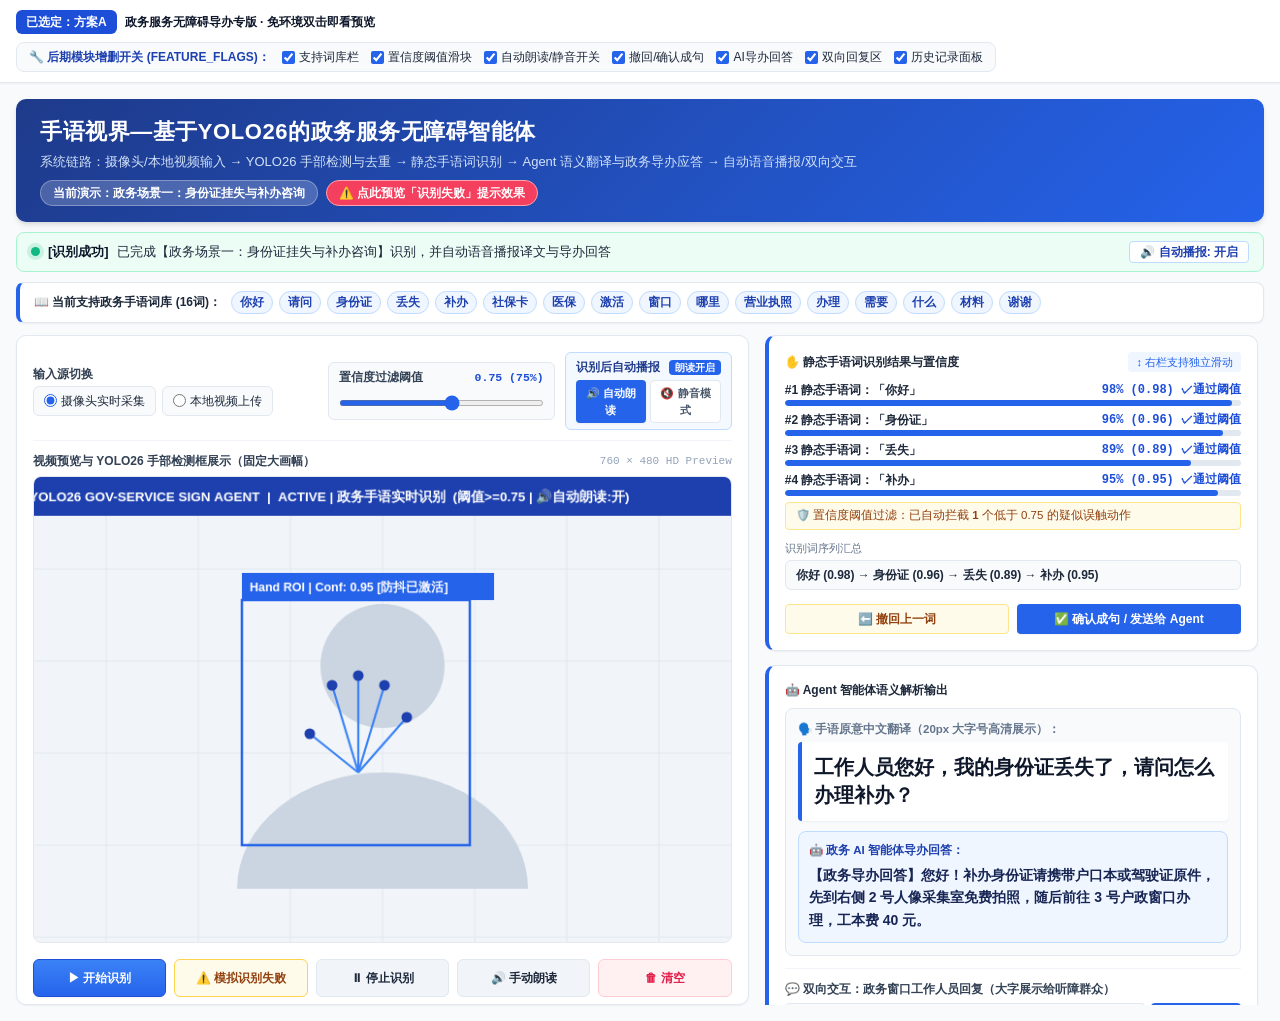
<file: 手语识别系统/demo.html>
<!DOCTYPE html>
<html lang="zh-CN">
<head>
    <meta charset="UTF-8">
    <meta name="viewport" content="width=device-width, initial-scale=1.0">
    <title>手语视界—基于YOLO26的政务服务无障碍智能体</title>
    <!-- Tailwind 已本地化（原为 https://cdn.tailwindcss.com）。
         05 文档红线：不许有联网才能启动的页面，决赛现场网络不可控。
         本文件是官方 Play CDN 构建产物，运行时不发任何网络请求，断网可用。 -->
    <script src="./tailwind.js"></script>
    <style>
        body {
            font-family: -apple-system, BlinkMacSystemFont, "PingFang SC", "Microsoft YaHei", sans-serif;
            background-color: #F8FAFC;
            margin: 0;
            padding: 0;
        }
        .split-layout-a {
            display: grid;
            grid-template-columns: minmax(480px, 60%) minmax(340px, 40%);
            gap: 16px;
            align-items: start;
        }
        .left-video-pane-a {
            height: 670px;
            display: flex;
            flex-direction: column;
            justify-content: space-between;
        }
        .right-scroll-pane-a {
            height: 670px;
            overflow-y: auto;
            padding-right: 6px;
        }
        .right-scroll-pane-a::-webkit-scrollbar { width: 6px; }
        .right-scroll-pane-a::-webkit-scrollbar-track { background: #F1F5F9; border-radius: 999px; }
        .right-scroll-pane-a::-webkit-scrollbar-thumb { background: #CBD5E1; border-radius: 999px; }
        .gr-btn-primary-a {
            background: linear-gradient(180deg, #3B82F6 0%, #2563EB 100%);
            color: #FFFFFF;
            border: 1px solid #1D4ED8;
        }
        .gr-btn-primary-a:hover { background: #1D4ED8; }
    </style>
</head>
<body class="min-h-screen bg-[#F8FAFC] text-slate-800">
    <header class="sticky top-0 z-50 bg-white/95 backdrop-blur border-b border-slate-200 px-4 py-2.5 shadow-sm">
        <div class="max-w-[1400px] mx-auto flex flex-wrap items-center justify-between gap-2">
            <div class="flex items-center gap-2">
                <span class="px-2.5 py-1 rounded-md bg-blue-700 text-white text-xs font-bold">已选定：方案A</span>
                <span class="text-xs font-bold text-slate-900">政务服务无障碍导办专版 · 免环境双击即看预览</span>
            </div>
            <div class="flex flex-wrap items-center gap-3 bg-slate-50 px-3 py-1.5 rounded-lg border border-slate-200 text-xs">
                <span class="font-bold text-blue-800">🔧 后期模块增删开关 (FEATURE_FLAGS)：</span>
                <label class="inline-flex items-center gap-1 cursor-pointer">
                    <input type="checkbox" checked onchange="toggleFeature('mod-vocab', this.checked)" class="accent-blue-600">
                    <span>支持词库栏</span>
                </label>
                <label class="inline-flex items-center gap-1 cursor-pointer">
                    <input type="checkbox" checked onchange="toggleFeature('mod-slider', this.checked)" class="accent-blue-600">
                    <span>置信度阈值滑块</span>
                </label>
                <label class="inline-flex items-center gap-1 cursor-pointer">
                    <input type="checkbox" checked onchange="toggleFeature('mod-autotts', this.checked)" class="accent-blue-600">
                    <span>自动朗读/静音开关</span>
                </label>
                <label class="inline-flex items-center gap-1 cursor-pointer">
                    <input type="checkbox" checked onchange="toggleFeature('mod-edit-btns', this.checked)" class="accent-blue-600">
                    <span>撤回/确认成句</span>
                </label>
                <label class="inline-flex items-center gap-1 cursor-pointer">
                    <input type="checkbox" checked onchange="toggleAiReply(this.checked)" class="accent-blue-600">
                    <span>AI导办回答</span>
                </label>
                <label class="inline-flex items-center gap-1 cursor-pointer">
                    <input type="checkbox" checked onchange="toggleFeature('mod-twoway', this.checked)" class="accent-blue-600">
                    <span>双向回复区</span>
                </label>
                <label class="inline-flex items-center gap-1 cursor-pointer">
                    <input type="checkbox" checked onchange="toggleFeature('mod-history', this.checked)" class="accent-blue-600">
                    <span>历史记录面板</span>
                </label>
            </div>
        </div>
    </header>

    <main class="max-w-[1400px] mx-auto px-4 py-4">
        <div class="rounded-[10px] px-6 py-4 text-white mb-2.5 shadow-md flex flex-wrap items-center justify-between gap-2"
             style="background: linear-gradient(135deg, #1E3A8A 0%, #2563EB 100%);">
            <div>
                <h1 class="text-[22px] font-bold tracking-wide m-0 mb-1 text-white">
                    手语视界—基于YOLO26的政务服务无障碍智能体
                </h1>
                <p class="text-[13px] text-[#DBEAFE] m-0 opacity-95">
                    系统链路：摄像头/本地视频输入 → YOLO26 手部检测与去重 → 静态手语词识别 → Agent 语义翻译与政务导办应答 → 自动语音播报/双向交互
                </p>
            </div>
            <div class="flex items-center gap-2">
                <span id="scene-badge" class="text-xs bg-white/20 px-3 py-1 rounded-full font-semibold border border-white/30">
                    当前演示：政务场景一（身份证补办）
                </span>
                <button onclick="simulateFailure()" class="text-xs bg-rose-500 hover:bg-rose-600 text-white px-3 py-1 rounded-full font-bold border border-rose-300 shadow-sm transition cursor-pointer">
                    ⚠️ 点此预览「识别失败」提示效果
                </button>
            </div>
        </div>

        <div id="status-bar-A" class="mb-2.5"></div>

        <div id="mod-vocab" class="bg-white border border-slate-200 border-l-4 border-l-blue-600 rounded-lg px-3.5 py-2 mb-3 flex flex-wrap items-center gap-1.5 shadow-sm">
            <span class="text-xs font-bold text-slate-800 mr-1">📖 当前支持政务手语词库 (16词)：</span>
            <span id="vocab-badges" class="flex flex-wrap gap-1.5"></span>
        </div>

        <div class="split-layout-a">
            <div class="left-video-pane-a bg-white border border-[#E2E8F0] rounded-[10px] p-4 shadow-sm">
                <div class="flex-1 flex flex-col">
                    <div class="grid grid-cols-12 gap-2.5 mb-3 pb-2.5 border-b border-slate-100 items-center">
                        <div class="col-span-5">
                            <div class="text-xs font-bold text-slate-700 mb-1">输入源切换</div>
                            <div class="flex flex-wrap gap-1.5">
                                <label class="inline-flex items-center gap-1 text-xs font-medium text-slate-800 bg-slate-50 px-2.5 py-1.5 rounded-md border border-slate-200 cursor-pointer">
                                    <input type="radio" name="source-A" value="cam" checked onchange="switchSource('cam')" class="accent-blue-600">
                                    <span>摄像头实时采集</span>
                                </label>
                                <label class="inline-flex items-center gap-1 text-xs font-medium text-slate-800 bg-slate-50 px-2.5 py-1.5 rounded-md border border-slate-200 cursor-pointer">
                                    <input type="radio" name="source-A" value="file" onchange="switchSource('file')" class="accent-blue-600">
                                    <span>本地视频上传</span>
                                </label>
                            </div>
                        </div>

                        <div id="mod-slider" class="col-span-4 bg-slate-50 px-2.5 py-1.5 rounded-md border border-slate-200">
                            <div class="flex justify-between text-[11.5px] font-bold text-slate-700 mb-0.5">
                                <span>置信度过滤阈值</span>
                                <span id="thresh-val-label" class="text-blue-700 font-mono">0.75 (75%)</span>
                            </div>
                            <input id="conf-slider" type="range" min="0.50" max="0.95" step="0.05" value="0.75"
                                   oninput="onThresholdChange(this.value)" class="w-full accent-blue-600 cursor-pointer h-1.5">
                        </div>

                        <div id="mod-autotts" class="col-span-3 bg-blue-50/70 px-2.5 py-1.5 rounded-md border border-blue-200">
                            <div class="text-[11.5px] font-bold text-blue-900 mb-1 flex items-center justify-between">
                                <span>识别后自动播报</span>
                                <span id="tts-mode-tag" class="text-[10px] bg-blue-600 text-white px-1.5 py-0.2 rounded">朗读开启</span>
                            </div>
                            <div class="grid grid-cols-2 gap-1">
                                <button id="btn-mode-speak" onclick="setAutoTtsMode(true)"
                                        class="py-1 px-1.5 rounded text-[11px] font-bold bg-blue-600 text-white shadow-sm transition">
                                    🔊 自动朗读
                                </button>
                                <button id="btn-mode-mute" onclick="setAutoTtsMode(false)"
                                        class="py-1 px-1.5 rounded text-[11px] font-semibold bg-white text-slate-600 border border-slate-200 hover:bg-slate-100 transition">
                                    🔇 静音模式
                                </button>
                            </div>
                        </div>
                    </div>

                    <div id="upload-drawer-A" class="hidden mb-2.5 p-2 bg-slate-50 rounded-md border border-dashed border-slate-300 text-center">
                        <span class="text-xs text-slate-600 mr-2">上传本地手语视频 (MP4/AVI)：</span>
                        <input type="file" accept="video/*" class="text-xs text-slate-600">
                    </div>

                    <div class="flex-1 flex flex-col mb-3">
                        <div class="flex items-center justify-between mb-1.5">
                            <span class="text-xs font-semibold text-slate-700">视频预览与 YOLO26 手部检测框展示（固定大画幅）</span>
                            <span class="text-[11px] text-slate-400 font-mono">760 × 480 HD Preview</span>
                        </div>
                        <div class="flex-1 w-full rounded-[8px] overflow-hidden border border-slate-200 bg-[#F1F5F9] flex items-center justify-center">
                            <canvas id="canvas-A" width="760" height="480" class="w-full h-[465px] object-cover block"></canvas>
                        </div>
                    </div>
                </div>

                <div class="grid grid-cols-5 gap-2 pt-1">
                    <button onclick="start()" class="gr-btn-primary-a py-2.5 px-2 rounded-[6px] text-xs font-bold transition shadow-sm">
                        ▶ 开始识别
                    </button>
                    <button onclick="simulateFailure()" class="bg-amber-50 hover:bg-amber-100 text-amber-800 border border-amber-300 py-2.5 px-2 rounded-[6px] text-xs font-bold transition">
                        ⚠️ 模拟识别失败
                    </button>
                    <button onclick="stop()" class="bg-slate-100 hover:bg-slate-200 text-slate-800 border border-slate-200 py-2.5 px-2 rounded-[6px] text-xs font-semibold transition">
                        ⏸ 停止识别
                    </button>
                    <button onclick="tts(false)" class="bg-slate-100 hover:bg-slate-200 text-slate-800 border border-slate-200 py-2.5 px-2 rounded-[6px] text-xs font-semibold transition">
                        🔊 手动朗读
                    </button>
                    <button onclick="clearAll()" class="bg-rose-50 hover:bg-rose-100 text-rose-600 border border-rose-200 py-2.5 px-2 rounded-[6px] text-xs font-semibold transition">
                        🗑 清空
                    </button>
                </div>
            </div>

            <div class="right-scroll-pane-a space-y-3.5">
                <div class="bg-white border border-[#E2E8F0] border-l-[4px] border-l-[#2563EB] rounded-[10px] p-4 shadow-sm">
                    <div class="flex items-center justify-between mb-2.5">
                        <h4 class="text-xs font-bold text-slate-800 m-0">✋ 静态手语词识别结果与置信度</h4>
                        <span class="text-[11px] text-blue-600 bg-blue-50 px-2 py-0.5 rounded font-medium">↕ 右栏支持独立滑动</span>
                    </div>
                    <div id="conf-bars-A" class="mb-2.5"></div>
                    <div class="mb-2.5">
                        <div class="text-[11px] text-slate-500 mb-1">识别词序列汇总</div>
                        <input id="word-seq-A" type="text" readonly placeholder="等待输出静态手语词汇序列..."
                               class="w-full rounded-md border border-slate-200 bg-slate-50 px-2.5 py-1.5 text-xs font-semibold text-slate-800 focus:outline-none">
                    </div>
                    <div id="mod-edit-btns" class="grid grid-cols-2 gap-2 pt-1">
                        <button onclick="undoLastWord()" class="bg-amber-50 hover:bg-amber-100 text-amber-800 border border-amber-200 py-1.5 px-2.5 rounded text-xs font-semibold transition">
                            ⬅️ 撤回上一词
                        </button>
                        <button onclick="confirmSentence()" class="bg-blue-600 hover:bg-blue-700 text-white py-1.5 px-2.5 rounded text-xs font-bold transition shadow-sm">
                            ✅ 确认成句 / 发送给 Agent
                        </button>
                    </div>
                </div>

                <div class="bg-white border border-[#E2E8F0] border-l-[4px] border-l-[#2563EB] rounded-[10px] p-4 shadow-sm">
                    <h4 class="text-xs font-bold text-slate-800 m-0 mb-2.5">🤖 Agent 智能体语义解析输出</h4>
                    <div id="large-agent-card"></div>

                    <div id="mod-twoway" class="mt-3 pt-3 border-t border-slate-100">
                        <div class="text-xs font-bold text-slate-700 mb-1.5">💬 双向交互：政务窗口工作人员回复（大字展示给听障群众）</div>
                        <div class="flex gap-1.5 mb-2">
                            <input id="staff-input" type="text" placeholder="输入窗口回复，或点击下方快捷回复..."
                                   class="flex-1 rounded border border-slate-200 bg-slate-50 px-2.5 py-1.5 text-xs text-slate-800 focus:outline-none">
                            <button onclick="sendStaffReply()" class="bg-blue-600 hover:bg-blue-700 text-white px-3 py-1.5 rounded text-xs font-bold transition">
                                📤 发送回复
                            </button>
                        </div>
                        <div class="flex flex-wrap gap-1.5">
                            <button onclick="quickReply('请出示您的身份证或户口本原件，谢谢！')" class="bg-slate-100 hover:bg-slate-200 text-slate-700 px-2.5 py-1 rounded text-[11px] font-medium transition">
                                快捷1：请出示身份证
                            </button>
                            <button onclick="quickReply('请先到右侧 2 号人像采集室免费拍照，随后回本窗口办理。')" class="bg-slate-100 hover:bg-slate-200 text-slate-700 px-2.5 py-1 rounded text-[11px] font-medium transition">
                                快捷2：去2号室拍照
                            </button>
                            <button onclick="quickReply('您的业务已办结，请收好身份证与受理回执单！')" class="bg-slate-100 hover:bg-slate-200 text-slate-700 px-2.5 py-1 rounded text-[11px] font-medium transition">
                                快捷3：已办结收好回执
                            </button>
                        </div>
                    </div>
                </div>

                <div id="mod-history" class="bg-white border border-[#E2E8F0] border-l-[4px] border-l-[#2563EB] rounded-[10px] p-4 shadow-sm">
                    <div class="flex items-center justify-between mb-2">
                        <h4 class="text-xs font-bold text-slate-800 m-0">📜 历史翻译记录</h4>
                        <div class="flex gap-1.5">
                            <button onclick="deleteLastHistory()" class="bg-slate-100 hover:bg-slate-200 text-slate-700 border border-slate-200 px-2 py-1 rounded text-[11px] font-semibold">
                                🗑 删除最新一条
                            </button>
                            <button onclick="clearAllHistory()" class="bg-rose-50 hover:bg-rose-100 text-rose-700 border border-rose-200 px-2 py-1 rounded text-[11px] font-semibold">
                                🧹 清空历史
                            </button>
                        </div>
                    </div>
                    <div id="history-list-A"></div>
                </div>
            </div>
        </div>
    </main>

    <script>
        const GOV_WORDS = [
            "你好", "请问", "身份证", "丢失", "补办", "社保卡", "医保", "激活",
            "窗口", "哪里", "营业执照", "办理", "需要", "什么", "材料", "谢谢"
        ];

        const MOCK_SCENES = [
            {
                scene_name: "政务场景一：身份证挂失与补办咨询",
                tokens: [
                    { word: "你好", conf: 0.98, bbox: [190, 100, 390, 330] },
                    { word: "身份证", conf: 0.96, bbox: [205, 110, 405, 340] },
                    { word: "丢失", conf: 0.89, bbox: [195, 105, 400, 335] },
                    { word: "补办", conf: 0.95, bbox: [200, 112, 415, 345] },
                    { word: "误触动作(低置信度)", conf: 0.62, bbox: [210, 115, 410, 340] }
                ],
                translation: "工作人员您好，我的身份证丢失了，请问怎么办理补办？",
                ai_answer: "【政务导办回答】您好！补办身份证请携带户口本或驾驶证原件，先到右侧 2 号人像采集室免费拍照，随后前往 3 号户政窗口办理，工本费 40 元。"
            },
            {
                scene_name: "政务场景二：社保卡激活与医保窗口问询",
                tokens: [
                    { word: "请问", conf: 0.97, bbox: [195, 105, 400, 335] },
                    { word: "社保卡", conf: 0.95, bbox: [210, 115, 410, 345] },
                    { word: "医保", conf: 0.96, bbox: [185, 100, 400, 340] },
                    { word: "窗口", conf: 0.91, bbox: [200, 110, 415, 345] },
                    { word: "哪里", conf: 0.98, bbox: [205, 105, 420, 350] }
                ],
                translation: "请问社保卡激活和医保查询业务在哪个窗口办理？",
                ai_answer: "【政务导办回答】请前往大厅东侧 B 区 6～8 号「社保医保综合窗口」，无需预约，凭身份证在自助取号机取号即可办理。"
            },
            {
                scene_name: "政务场景三：个体工商户营业执照材料咨询",
                tokens: [
                    { word: "办理", conf: 0.96, bbox: [200, 105, 410, 335] },
                    { word: "营业执照", conf: 0.94, bbox: [190, 110, 405, 345] },
                    { word: "需要", conf: 0.97, bbox: [205, 105, 420, 340] },
                    { word: "什么", conf: 0.88, bbox: [195, 110, 410, 345] },
                    { word: "材料", conf: 0.98, bbox: [185, 100, 410, 350] }
                ],
                translation: "我想办理个体工商户营业执照，请问需要准备什么材料？",
                ai_answer: "【政务导办回答】请准备：① 经营者身份证原件；② 经营场所租赁合同或产权证明。材料齐全可在 1 号商事登记窗口当场拿证。"
            }
        ];

        let sceneIdx = 0;
        let currentScene = MOCK_SCENES[0];
        let currentTokens = [];
        let confThreshold = 0.75;
        let showAiAnswer = true;
        let autoTtsEnabled = true;
        let isFailedState = false;
        let currentStaffReply = "";
        let currentTtsText = "";
        let nextRecordId = 1;
        let historyRecords = [];

        function nowTime() {
            return new Date().toTimeString().split(' ')[0];
        }

        function initVocabBar() {
            const box = document.getElementById('vocab-badges');
            box.innerHTML = GOV_WORDS.map(w =>
                `<span class="bg-blue-50 text-blue-800 border border-blue-200 px-2 py-0.5 rounded-full text-[11.5px] font-semibold">${w}</span>`
            ).join('');
        }

        function setAutoTtsMode(enabled) {
            autoTtsEnabled = enabled;
            const btnSpeak = document.getElementById('btn-mode-speak');
            const btnMute = document.getElementById('btn-mode-mute');
            const modeTag = document.getElementById('tts-mode-tag');

            if (enabled) {
                btnSpeak.className = "py-1 px-1.5 rounded text-[11px] font-bold bg-blue-600 text-white shadow-sm transition";
                btnMute.className = "py-1 px-1.5 rounded text-[11px] font-semibold bg-white text-slate-600 border border-slate-200 hover:bg-slate-100 transition";
                modeTag.textContent = "朗读开启";
                modeTag.className = "text-[10px] bg-blue-600 text-white px-1.5 py-0.2 rounded";
                renderStatusA("idle", "已开启【🔊 自动语音播报】：每次手语识别或确认成句后将自动朗读中文译文");
            } else {
                if ('speechSynthesis' in window) window.speechSynthesis.cancel();
                btnMute.className = "py-1 px-1.5 rounded text-[11px] font-bold bg-slate-700 text-white shadow-sm transition";
                btnSpeak.className = "py-1 px-1.5 rounded text-[11px] font-semibold bg-white text-slate-600 border border-slate-200 hover:bg-slate-100 transition";
                modeTag.textContent = "已静音";
                modeTag.className = "text-[10px] bg-slate-500 text-white px-1.5 py-0.2 rounded";
                renderStatusA("paused", "已切换至【🔇 静音模式】：识别完成后仅展示大字翻译，不自动发声播报");
            }
        }

        function drawFrameA(modeText = "摄像头实时采集待命", state = "standby", tokenInfo = null) {
            const canvas = document.getElementById('canvas-A');
            const ctx = canvas.getContext('2d');
            const w = canvas.width, h = canvas.height;

            ctx.fillStyle = "rgb(241, 245, 249)";
            ctx.fillRect(0, 0, w, h);
            ctx.strokeStyle = "rgb(226, 232, 240)";
            ctx.lineWidth = 1;
            for (let x = 0; x < w; x += 95) { ctx.beginPath(); ctx.moveTo(x, 0); ctx.lineTo(x, h); ctx.stroke(); }
            for (let y = 0; y < h; y += 95) { ctx.beginPath(); ctx.moveTo(0, y); ctx.lineTo(w, y); ctx.stroke(); }

            ctx.fillStyle = "rgb(203, 213, 225)";
            ctx.beginPath(); ctx.arc(380, 195, 64, 0, Math.PI * 2); ctx.fill();
            ctx.beginPath(); ctx.ellipse(380, 425, 150, 120, 0, Math.PI, Math.PI * 2); ctx.fill();

            ctx.fillStyle = state === "failed" ? "rgb(190, 18, 60)" : "rgb(30, 64, 175)";
            ctx.fillRect(0, 0, w, 40);
            ctx.fillStyle = "#FFFFFF";
            ctx.font = "600 13.5px sans-serif";
            const ttsLabel = autoTtsEnabled ? "🔊自动朗读:开" : "🔇静音模式";
            ctx.fillText(`YOLO26 GOV-SERVICE SIGN AGENT  |  ${modeText}  (阈值>=${confThreshold.toFixed(2)} | ${ttsLabel})`, 16, 25);

            if (state === "active" && tokenInfo) {
                const [x1, y1, x2, y2] = tokenInfo.bbox;
                const sx1 = x1 + 35, sy1 = y1 + 15, sx2 = x2 + 55, sy2 = y2 + 35;
                ctx.strokeStyle = "rgb(37, 99, 235)";
                ctx.lineWidth = 2.5;
                ctx.strokeRect(sx1, sy1, sx2 - sx1, sy2 - sy1);

                ctx.fillStyle = "rgb(37, 99, 235)";
                ctx.fillRect(sx1, sy1 - 28, 260, 28);
                ctx.fillStyle = "#FFFFFF";
                ctx.font = "bold 12.5px sans-serif";
                ctx.fillText(`Hand ROI | Conf: ${tokenInfo.conf.toFixed(2)} [防抖已激活]`, sx1 + 8, sy1 - 9);

                const pts = [[305, 265], [328, 215], [355, 205], [382, 215], [405, 248], [355, 305]];
                ctx.strokeStyle = "rgb(59, 130, 246)";
                ctx.lineWidth = 2.2;
                for (let i = 0; i < pts.length - 1; i++) {
                    ctx.beginPath(); ctx.moveTo(pts[i][0], pts[i][1]); ctx.lineTo(pts[5][0], pts[5][1]); ctx.stroke();
                    ctx.fillStyle = "rgb(30, 64, 175)";
                    ctx.beginPath(); ctx.arc(pts[i][0], pts[i][1], 5.5, 0, Math.PI * 2); ctx.fill();
                }
            } else if (state === "failed") {
                const sx1 = 225, sy1 = 125, sx2 = 515, sy2 = 365;
                ctx.setLineDash([8, 6]);
                ctx.strokeStyle = "rgb(225, 29, 72)";
                ctx.lineWidth = 3;
                ctx.strokeRect(sx1, sy1, sx2 - sx1, sy2 - sy1);
                ctx.setLineDash([]);

                ctx.fillStyle = "rgb(225, 29, 72)";
                ctx.fillRect(sx1, sy1 - 30, 325, 30);
                ctx.fillStyle = "#FFFFFF";
                ctx.font = "bold 12.5px sans-serif";
                ctx.fillText(`⚠️ 识别失败 | 最高置信度 0.41 < 阈值 ${confThreshold.toFixed(2)}`, sx1 + 10, sy1 - 10);

                ctx.fillStyle = "rgba(255, 241, 242, 0.94)";
                ctx.fillRect(135, 395, 490, 52);
                ctx.strokeStyle = "rgb(251, 113, 133)";
                ctx.lineWidth = 1.5;
                ctx.strokeRect(135, 395, 490, 52);
                ctx.fillStyle = "rgb(159, 18, 57)";
                ctx.font = "bold 13.5px sans-serif";
                ctx.fillText("❌ 未能识别有效手语动作：手部偏离采集区或动作模糊，请重新比划", 155, 426);
            } else {
                ctx.fillStyle = "rgb(100, 116, 139)";
                ctx.font = "15px sans-serif";
                ctx.fillText("待命状态：点击下方 [▶ 开始识别] 启动政务手语导办演示", 180, 255);
            }
        }

        function renderStatusA(state = "idle", message = "系统空闲") {
            const palette = {
                idle: ["#64748B", "#F1F5F9", "#E2E8F0", "待命状态"],
                running: ["#10B981", "#ECFDF5", "#A7F3D0", "识别成功"],
                paused: ["#F59E0B", "#FFFBEB", "#FDE68A", "已暂停"],
                tts: ["#2563EB", "#EFF6FF", "#BFDBFE", "语音朗读中"],
                error: ["#E11D48", "#FFF1F2", "#FECDD3", "识别失败提示"]
            };
            const [dot, bg, border, label] = palette[state] || palette.idle;
            const ttsStatusText = autoTtsEnabled ? "🔊 自动播报: 开启" : "🔇 自动播报: 静音";
            document.getElementById('status-bar-A').innerHTML = `
                <div style="display:flex;align-items:center;justify-content:space-between;background:${bg};
                            border:1px solid ${border};border-radius:8px;padding:8px 14px;font-size:13px;color:#1E293B;">
                    <div style="display:flex;align-items:center;gap:8px;">
                        <span style="display:inline-block;width:9px;height:9px;border-radius:50%;background:${dot};box-shadow:0 0 0 4px ${dot}28;"></span>
                        <strong style="color:${state === 'error' ? '#9F1239' : '#0F172A'};">[${label}]</strong>
                        <span style="color:${state === 'error' ? '#BE123C' : '#1E293B'};font-weight:${state === 'error' ? '600' : '400'};">${message}</span>
                    </div>
                    <span class="text-xs font-semibold text-blue-800 bg-white px-2.5 py-0.5 rounded border border-blue-200">
                        ${ttsStatusText}
                    </span>
                </div>
            `;
        }

        function renderConfBars(tokens, filteredCount = 0, failedReason = "") {
            const el = document.getElementById('conf-bars-A');
            if (failedReason) {
                el.innerHTML = `
                    <div class="p-3 bg-rose-50 border border-rose-200 rounded-lg text-xs text-rose-900 space-y-1.5">
                        <div class="font-bold text-rose-700 text-[13px] flex items-center gap-1.5">
                            <span>⚠️ 手语词识别失败（有效检出词数：0）</span>
                        </div>
                        <p class="text-rose-800 leading-relaxed m-0">${failedReason}</p>
                        <div class="text-[11px] text-rose-600 bg-white/80 px-2.5 py-1 rounded border border-rose-100">
                            💡 建议操作：① 请正对摄像头并将双手保持在画面中央；② 适当调低左侧「置信度过滤阈值」滑块；③ 点击【▶ 开始识别】重试。
                        </div>
                    </div>
                `;
                return;
            }
            if (!tokens || tokens.length === 0) {
                el.innerHTML = `<div class="p-3 text-center text-slate-400 text-xs bg-slate-50 rounded border border-dashed border-slate-200">等待开始识别后展示政务手语词及分类置信度...</div>`;
                return;
            }
            let html = tokens.map((item, idx) => `
                <div class="mb-1.5">
                    <div class="flex justify-between text-xs mb-0.5">
                        <span class="font-bold text-slate-800">#${idx + 1} 静态手语词：「${item.word}」</span>
                        <span class="font-mono font-semibold text-blue-700">${Math.round(item.conf * 100)}% (${item.conf.toFixed(2)}) ✓通过阈值</span>
                    </div>
                    <div class="w-full h-1.5 bg-slate-200 rounded-full overflow-hidden">
                        <div style="width:${Math.round(item.conf * 100)}%" class="h-full bg-blue-600 rounded-full"></div>
                    </div>
                </div>
            `).join('');

            if (filteredCount > 0) {
                html += `
                    <div class="text-[11.5px] text-amber-800 bg-amber-50 border border-amber-200 px-2.5 py-1 rounded mt-1.5">
                        🛡️ 置信度阈值过滤：已自动拦截 <strong>${filteredCount}</strong> 个低于 ${confThreshold.toFixed(2)} 的疑似误触动作
                    </div>
                `;
            }
            el.innerHTML = html;
        }

        function renderLargeTranslation(translation, aiAnswer, staffReply = "", isFailed = false) {
            const el = document.getElementById('large-agent-card');
            if (isFailed) {
                el.innerHTML = `
                    <div class="bg-rose-50/70 border border-rose-200 rounded-lg p-3.5">
                        <div class="text-xs font-bold text-rose-700 mb-1.5">
                            ⚠️ 识别未成功 · 温馨提示（大字展示给听障办事群众）：
                        </div>
                        <div class="text-[19px] font-extrabold text-rose-900 bg-white p-3 rounded border-l-4 border-l-rose-600 shadow-sm leading-snug">
                            抱歉，刚才未能看清您的手语动作。请您将双手放在画面框内、放慢动作重新比划一次，好吗？
                        </div>
                        <div class="mt-2 text-xs text-rose-800 bg-rose-100/70 px-3 py-1.5 rounded font-medium">
                            🤖 政务导办辅助建议：若多次识别失败，您也可以直接指认顶部「16个政务高频词库」或通过下方窗口文字屏直接沟通。
                        </div>
                    </div>
                `;
                return;
            }
            if (!translation) {
                el.innerHTML = `<div class="p-4 text-center text-slate-400 text-xs bg-slate-50 rounded border border-dashed border-slate-200">等待 Agent 智能体输出大字号中文译文与政务导办回答...</div>`;
                return;
            }
            const aiHtml = (showAiAnswer && aiAnswer) ? `
                <div class="mt-2.5 bg-blue-50 border border-blue-200 rounded-lg p-2.5">
                    <div class="text-[11.5px] font-bold text-blue-800 mb-1">🤖 政务 AI 智能体导办回答：</div>
                    <div class="text-sm font-semibold text-blue-950 leading-relaxed">${aiAnswer}</div>
                </div>
            ` : '';

            const staffHtml = staffReply ? `
                <div class="mt-2.5 bg-emerald-50 border border-emerald-200 rounded-lg p-2.5">
                    <div class="text-[11.5px] font-bold text-emerald-800 mb-1">💬 窗口工作人员双向回复（大字展示给听障办事群众）：</div>
                    <div class="text-base font-extrabold text-emerald-900">“${staffReply}”</div>
                </div>
            ` : '';

            el.innerHTML = `
                <div class="bg-slate-50 border border-slate-200 rounded-lg p-3">
                    <div class="text-[11.5px] font-bold text-slate-500 mb-1">🗣️ 手语原意中文翻译（20px 大字号高清展示）：</div>
                    <div class="text-[20px] font-extrabold text-slate-900 bg-white p-3 rounded border-l-4 border-l-blue-600 shadow-sm leading-snug">
                        ${translation}
                    </div>
                    ${aiHtml}
                    ${staffHtml}
                </div>
            `;
        }

        function renderHistory() {
            const el = document.getElementById('history-list-A');
            if (historyRecords.length === 0) {
                el.innerHTML = `<div class="p-3 text-center text-slate-400 text-xs bg-slate-50 rounded border border-dashed border-slate-200">暂无历史翻译记录</div>`;
                return;
            }
            el.innerHTML = `<div class="max-h-[150px] overflow-y-auto space-y-1.5 pr-1">` +
                historyRecords.slice().reverse().map(r => `
                    <div class="bg-slate-50 border border-slate-200 rounded p-2 text-xs">
                        <div class="flex justify-between text-slate-500 text-[11px] mb-0.5">
                            <span><strong>#${r.id} [${r.type}]</strong> | 词序列：${r.words}</span>
                            <span class="font-mono">${r.time}</span>
                        </div>
                        <div class="font-bold text-slate-900">${r.translation}</div>
                        <div class="text-blue-700 text-[11.5px] mt-0.5">${r.reply}</div>
                    </div>
                `).join('') + `</div>`;
        }

        function addHistory(type, words, translation, reply) {
            historyRecords.push({
                id: nextRecordId++,
                time: nowTime(),
                type,
                words,
                translation,
                reply
            });
            renderHistory();
        }

        function start() {
            isFailedState = false;
            currentScene = MOCK_SCENES[sceneIdx % MOCK_SCENES.length];
            sceneIdx++;
            currentStaffReply = "";
            document.getElementById('scene-badge').textContent = `当前演示：${currentScene.scene_name}`;

            const allTokens = currentScene.tokens;
            currentTokens = allTokens.filter(t => t.conf >= confThreshold);
            const filteredCount = allTokens.length - currentTokens.length;

            if (currentTokens.length === 0) {
                simulateFailure(`当前场景所有手势置信度均低于设定阈值 ${confThreshold.toFixed(2)}，已全部被防抖机制拦截。`);
                return;
            }

            drawFrameA("ACTIVE | 政务手语实时识别", "active", currentTokens[currentTokens.length - 1]);
            renderConfBars(currentTokens, filteredCount);
            document.getElementById('word-seq-A').value = currentTokens.map(t => `${t.word} (${t.conf.toFixed(2)})`).join(" → ");

            currentTtsText = showAiAnswer ? `${currentScene.translation} ${currentScene.ai_answer}` : currentScene.translation;
            renderLargeTranslation(currentScene.translation, currentScene.ai_answer, "", false);
            addHistory("手语导办", currentTokens.map(t => t.word).join(" → "), currentScene.translation, currentScene.ai_answer);

            if (autoTtsEnabled) {
                tts(true);
                renderStatusA("running", `已完成【${currentScene.scene_name}】识别，并自动语音播报译文与导办回答`);
            } else {
                renderStatusA("running", `已完成【${currentScene.scene_name}】识别（当前为🔇静音模式，未自动语音播报）`);
            }
        }

        function simulateFailure(customReason = "") {
            isFailedState = true;
            currentTokens = [];
            document.getElementById('scene-badge').textContent = "当前演示：⚠️ 识别失败/低置信度异常捕获";

            const reason = customReason || `检测到手部动作置信度过低（最高仅 0.41，低于过滤阈值 ${confThreshold.toFixed(2)}），或手部偏离采集区域、动作模糊，未能匹配有效政务手语词。`;
            drawFrameA("WARNING | 识别失败请重试", "failed", null);
            renderConfBars([], 0, reason);
            document.getElementById('word-seq-A').value = "⚠️ 识别失败：未检出有效手语词序列（请重新比划）";
            renderLargeTranslation("", "", "", true);

            currentTtsText = "抱歉，未能看清您的手语动作，请您放慢动作重新比划一次。";
            if (autoTtsEnabled) {
                tts(true);
                renderStatusA("error", "识别失败：未检测到达到置信度阈值的有效手语词，已自动播报重试提示！");
            } else {
                renderStatusA("error", "识别失败：手部动作模糊或置信度低于阈值，请正对摄像头重新打手语（当前为静音模式）");
            }
        }

        function undoLastWord() {
            if (currentTokens.length === 0) {
                renderStatusA("paused", "当前词序列已为空，无可撤回词汇");
                return;
            }
            const removed = currentTokens.pop();
            if (currentTokens.length === 0) {
                simulateFailure(`您已撤回最后一个识别词「${removed.word}」，当前有效手语词序列为空，请重新采集识别。`);
                return;
            }
            renderConfBars(currentTokens, 0);
            document.getElementById('word-seq-A').value = currentTokens.map(t => `${t.word} (${t.conf.toFixed(2)})`).join(" → ");
            renderStatusA("paused", `已撤回识别词「${removed.word}」，可点击【✅ 确认成句】重新生成翻译`);
        }

        function confirmSentence() {
            if (currentTokens.length === 0) {
                simulateFailure("当前尚未识别到任何有效手语词，无法合成语句，请先正对摄像头进行手语识别。");
                return;
            }
            const wordsStr = currentTokens.map(t => t.word).join("、");
            const trans = `您好，我想办理关于「${wordsStr}」的政务业务。`;
            const reply = `【政务导办回答】已根据您确认的词汇（${wordsStr}）重新生成指引：请携带有效身份证件前往综合服务窗口办理。`;
            currentTtsText = showAiAnswer ? `${trans} ${reply}` : trans;
            renderLargeTranslation(trans, reply, currentStaffReply, false);
            addHistory("手动确认成句", currentTokens.map(t => t.word).join(" → "), trans, reply);

            if (autoTtsEnabled) {
                tts(true);
                renderStatusA("running", `已手动确认 ${currentTokens.length} 个手语词，Agent 已重新生成译文并自动朗读`);
            } else {
                renderStatusA("running", `已手动确认 ${currentTokens.length} 个手语词，Agent 已重新生成译文（🔇静音模式）`);
            }
        }

        function sendStaffReply() {
            const val = document.getElementById('staff-input').value.trim();
            if (!val) {
                renderStatusA("paused", "请输入或选择一条工作人员回复内容");
                return;
            }
            isFailedState = false;
            currentStaffReply = val;
            const trans = currentTokens.length > 0 ? currentScene.translation : "（窗口双向文字屏对话已激活）";
            const aiAns = currentTokens.length > 0 ? currentScene.ai_answer : "";
            renderLargeTranslation(trans, aiAns, currentStaffReply, false);
            addHistory("窗口双向回复", "工作人员输入", trans, `【工作人员回复】${currentStaffReply}`);
            renderStatusA("running", `已向听障办事群众大字展示窗口回复：「${currentStaffReply}」`);
        }

        function quickReply(text) {
            document.getElementById('staff-input').value = text;
            sendStaffReply();
        }

        function deleteLastHistory() {
            if (historyRecords.length > 0) {
                const r = historyRecords.pop();
                renderHistory();
                renderStatusA("idle", `已删除第 #${r.id} 条历史翻译记录`);
            } else {
                renderStatusA("paused", "当前历史记录已为空");
            }
        }

        function clearAllHistory() {
            historyRecords = [];
            renderHistory();
            renderStatusA("idle", "已清空全部历史翻译与交互记录");
        }

        function onThresholdChange(val) {
            confThreshold = parseFloat(val);
            document.getElementById('thresh-val-label').textContent = `${confThreshold.toFixed(2)} (${Math.round(confThreshold * 100)}%)`;
            if (currentTokens.length > 0) {
                const allTokens = currentScene.tokens;
                currentTokens = allTokens.filter(t => t.conf >= confThreshold);
                renderConfBars(currentTokens, allTokens.length - currentTokens.length);
                document.getElementById('word-seq-A').value = currentTokens.map(t => `${t.word} (${t.conf.toFixed(2)})`).join(" → ");
            }
        }

        function stop() {
            if ('speechSynthesis' in window) window.speechSynthesis.cancel();
            renderStatusA("paused", "视频帧采集与 YOLO26 推理进程已暂停，当前结果已保留");
        }

        function tts(isAuto = false) {
            if (!currentTtsText) {
                renderStatusA("paused", "当前尚无翻译文本可供语音朗读，请先点击【▶ 开始识别】");
                return;
            }
            if (!isAuto) {
                renderStatusA("tts", `正在通过浏览器语音引擎手动朗读：「${currentTtsText.slice(0, 20)}...」`);
            }
            if ('speechSynthesis' in window) {
                window.speechSynthesis.cancel();
                const utter = new SpeechSynthesisUtterance(currentTtsText);
                utter.lang = 'zh-CN';
                window.speechSynthesis.speak(utter);
            }
        }

        function clearAll() {
            if ('speechSynthesis' in window) window.speechSynthesis.cancel();
            isFailedState = false;
            currentTokens = [];
            currentTtsText = "";
            drawFrameA("摄像头实时采集待命", "standby", null);
            renderConfBars([], 0);
            document.getElementById('word-seq-A').value = "";
            renderLargeTranslation("", "", "", false);
            renderStatusA("idle", "已清空当前面板识别结果");
        }

        function switchSource(mode) {
            const isFile = mode === 'file';
            document.getElementById('upload-drawer-A').classList.toggle('hidden', !isFile);
            drawFrameA(isFile ? "本地视频回放模式" : "摄像头实时采集待命", "standby", null);
        }

        function toggleFeature(id, show) {
            const el = document.getElementById(id);
            if (el) el.classList.toggle('hidden', !show);
        }

        function toggleAiReply(show) {
            showAiAnswer = show;
            if (currentTokens.length > 0 && !isFailedState) {
                renderLargeTranslation(currentScene.translation, currentScene.ai_answer, currentStaffReply, false);
            }
        }

        window.onload = function () {
            initVocabBar();
            start();
        };
    </script>
</body>
</html>
</file>
